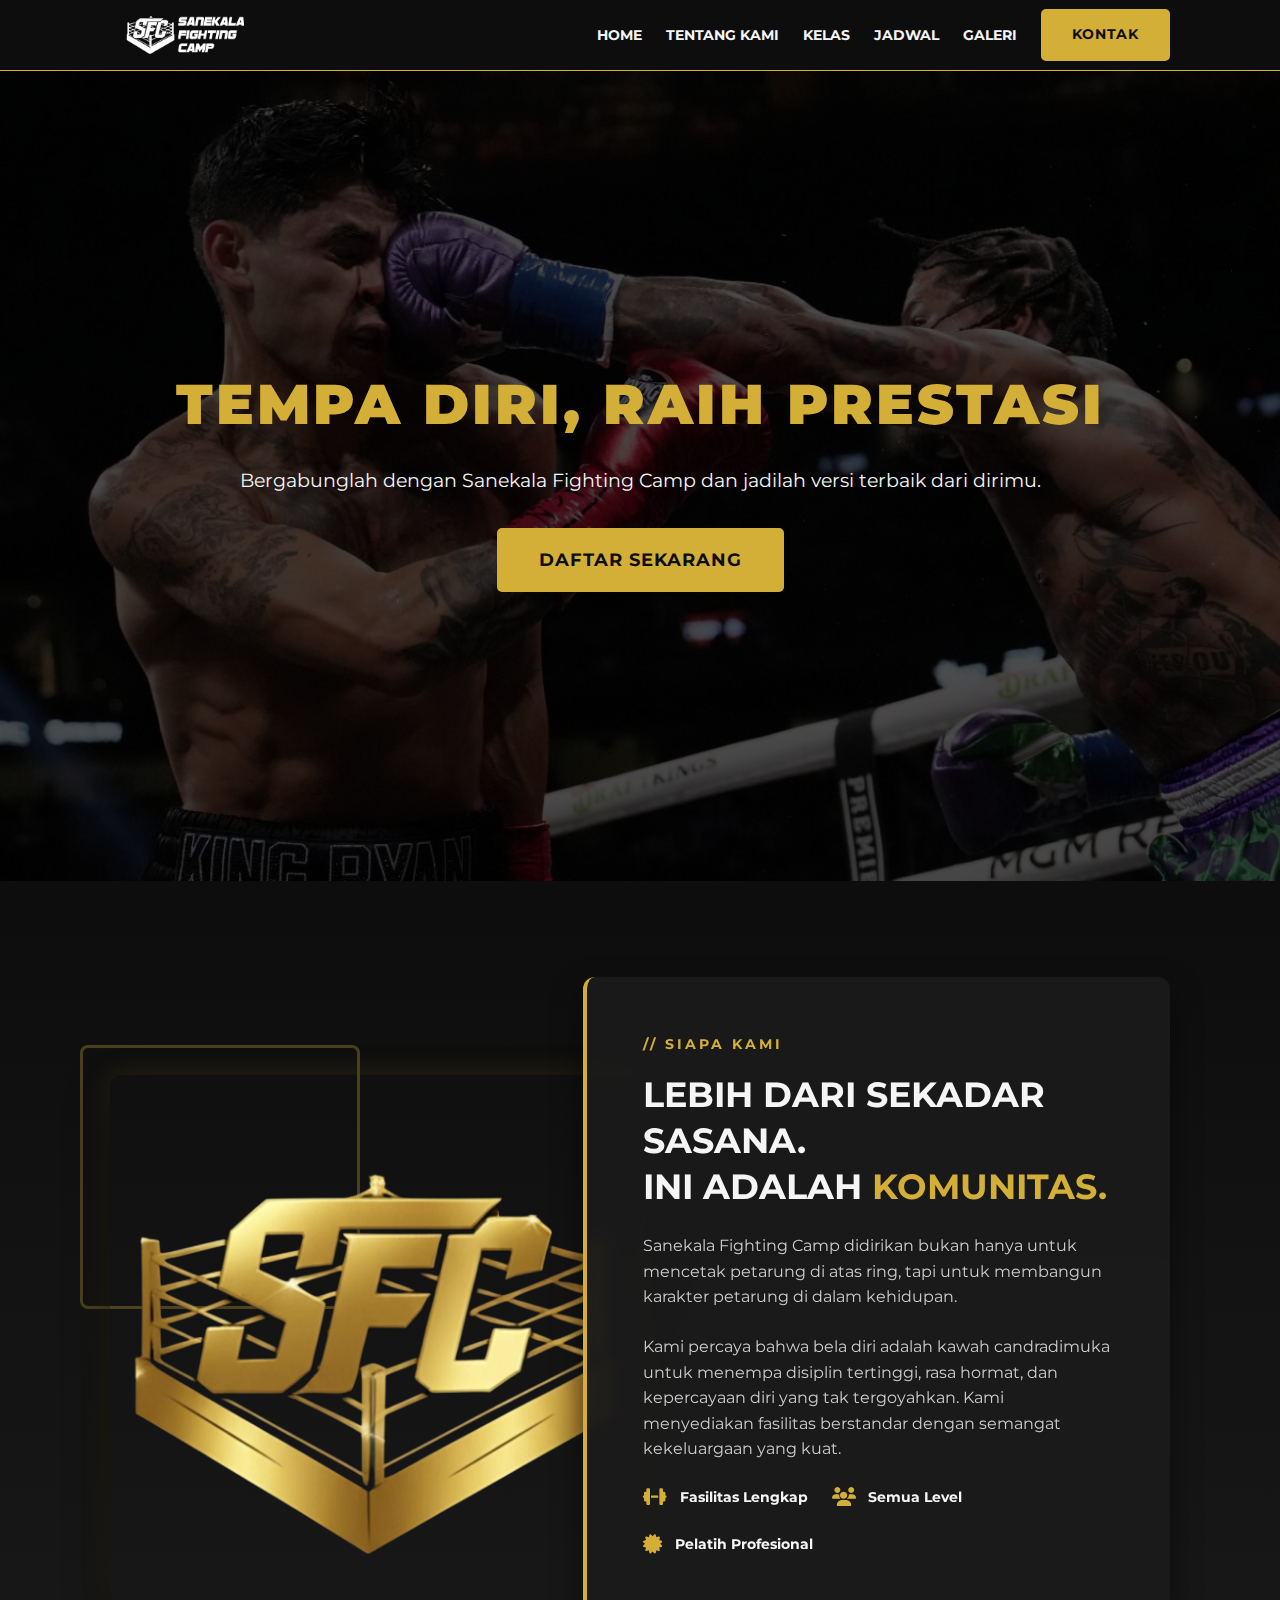
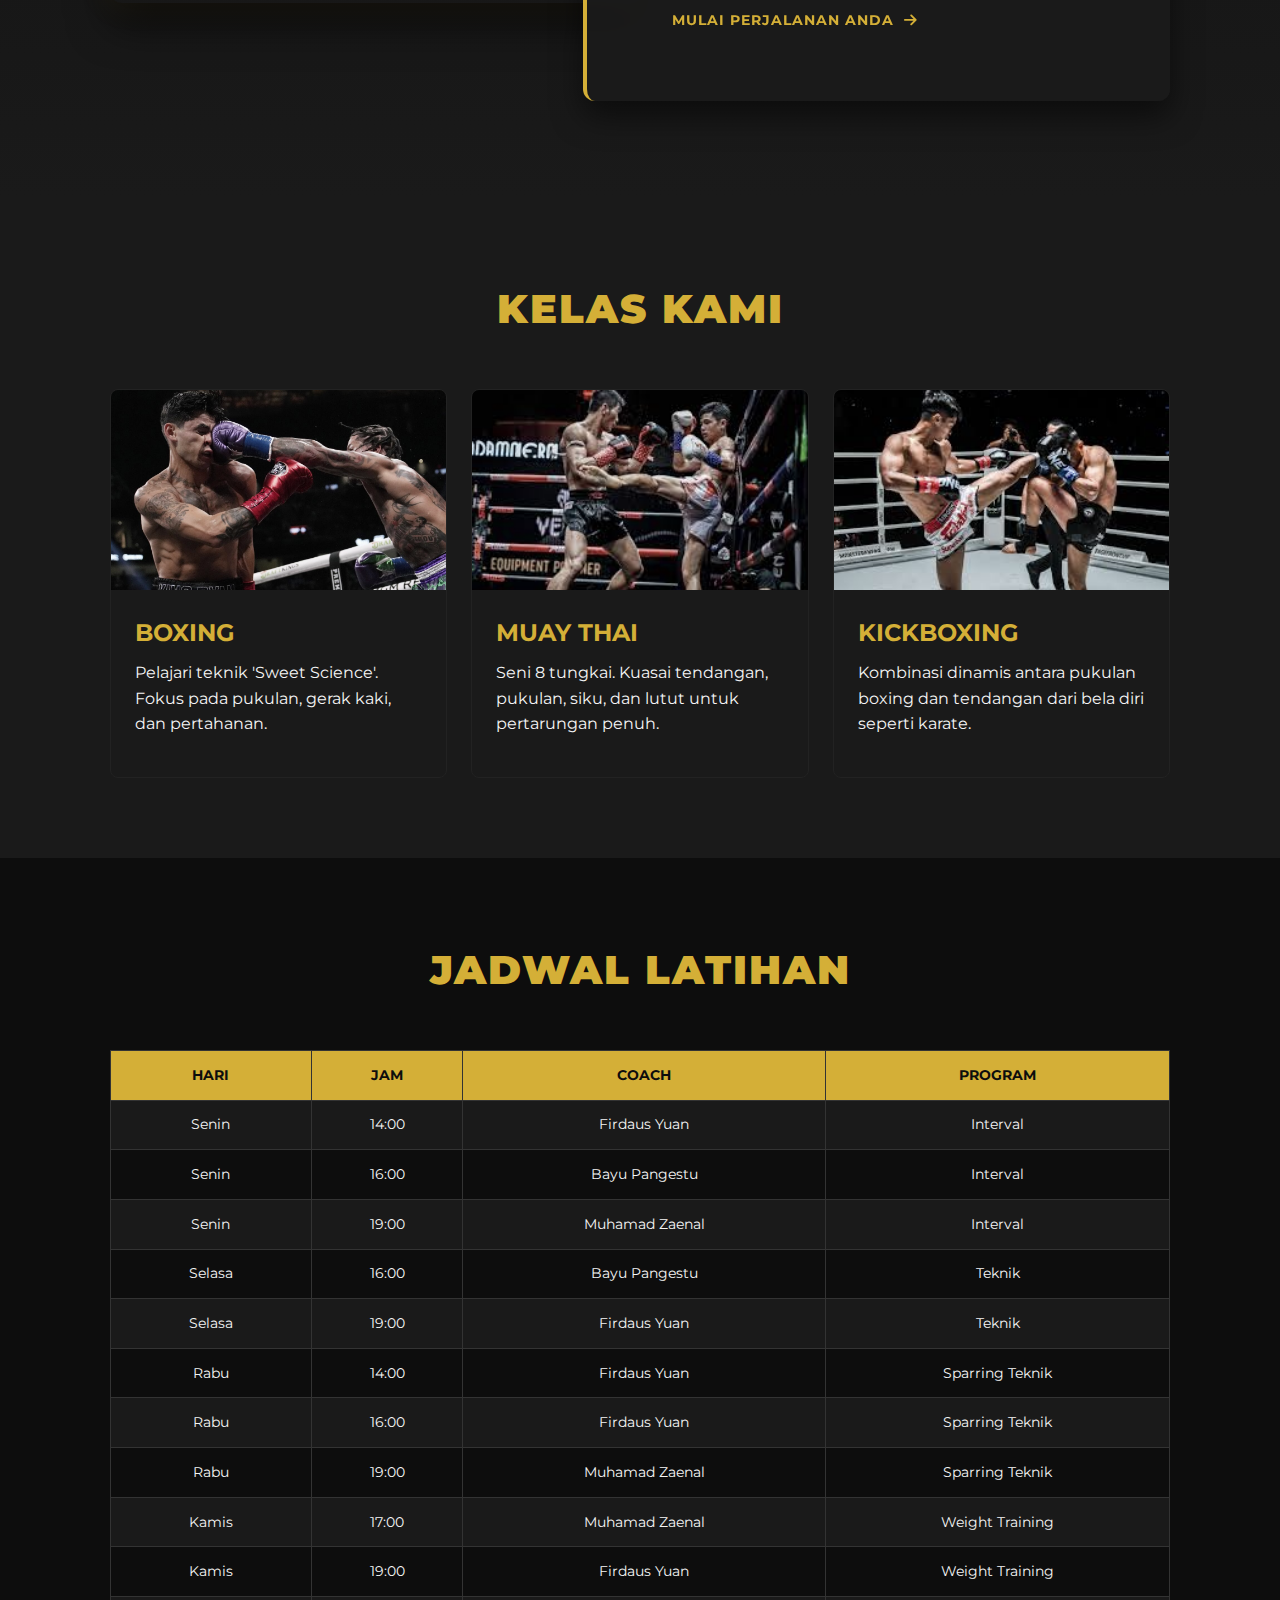
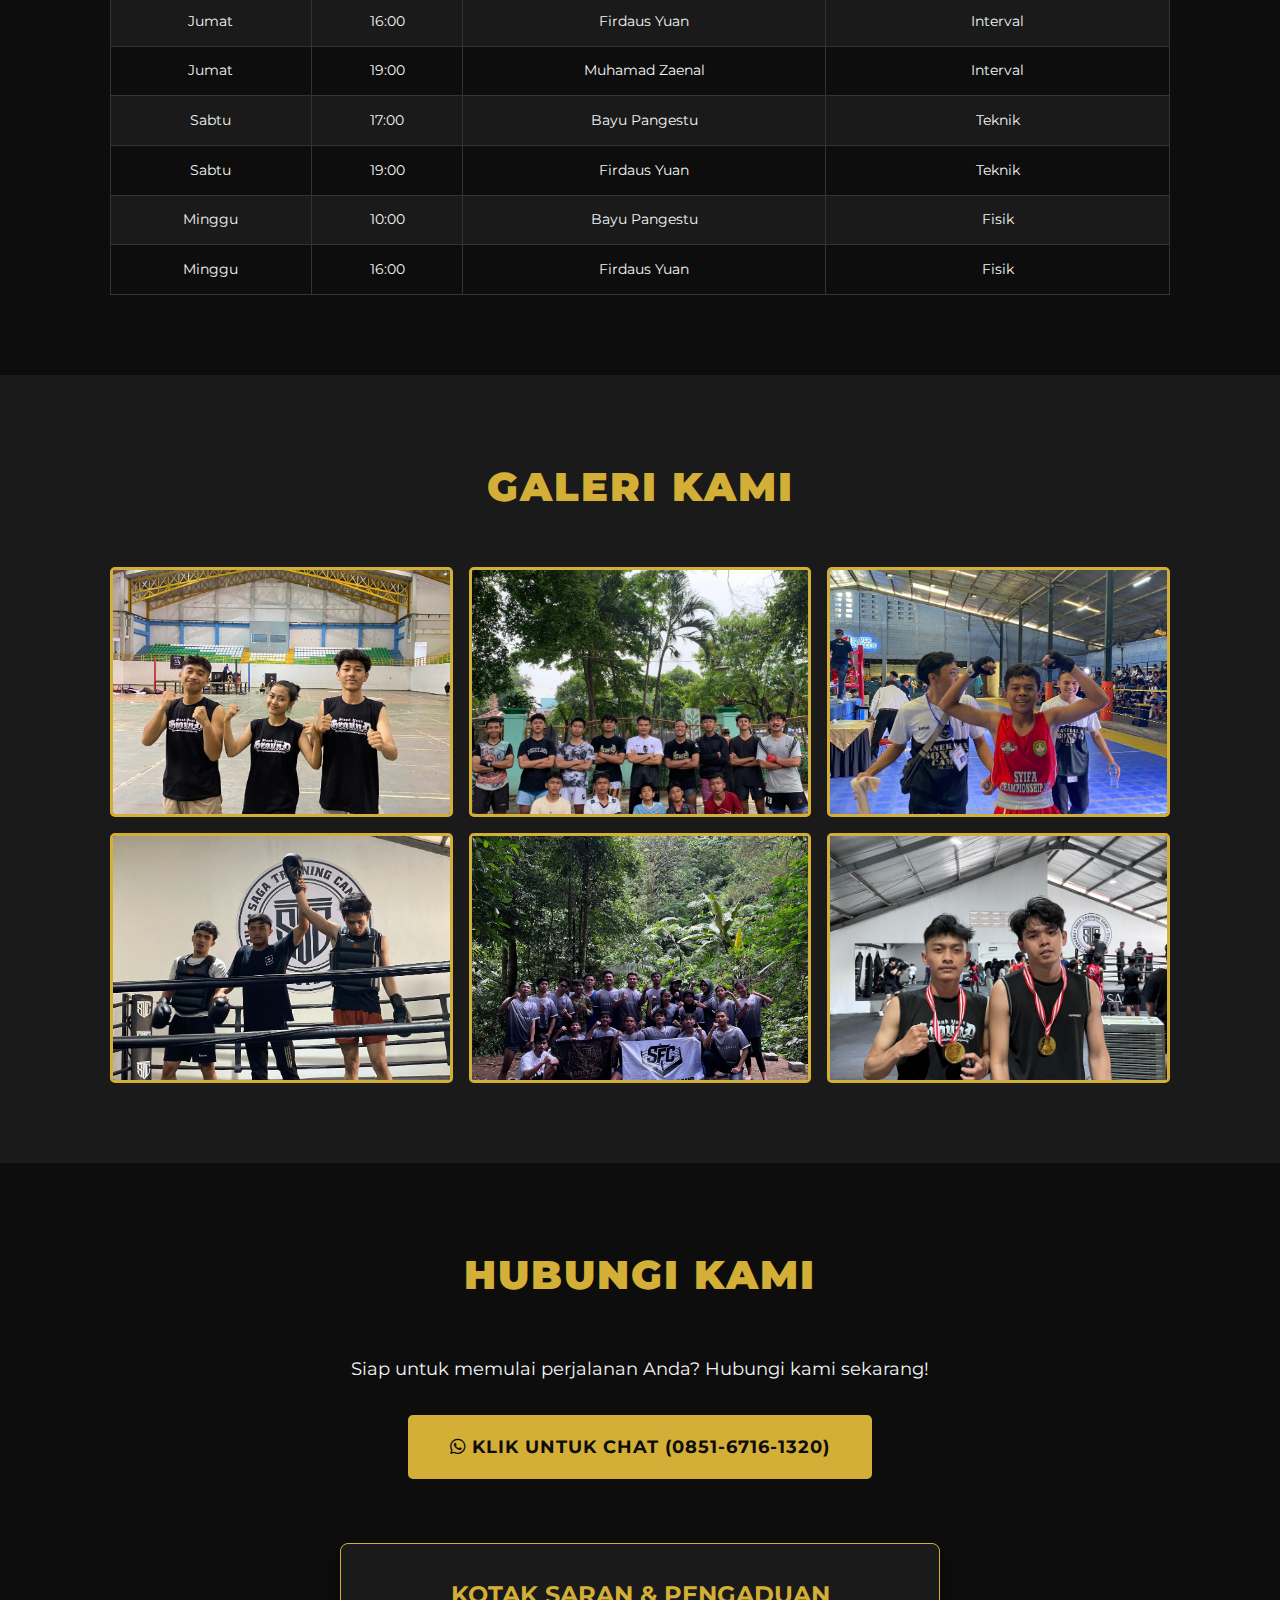
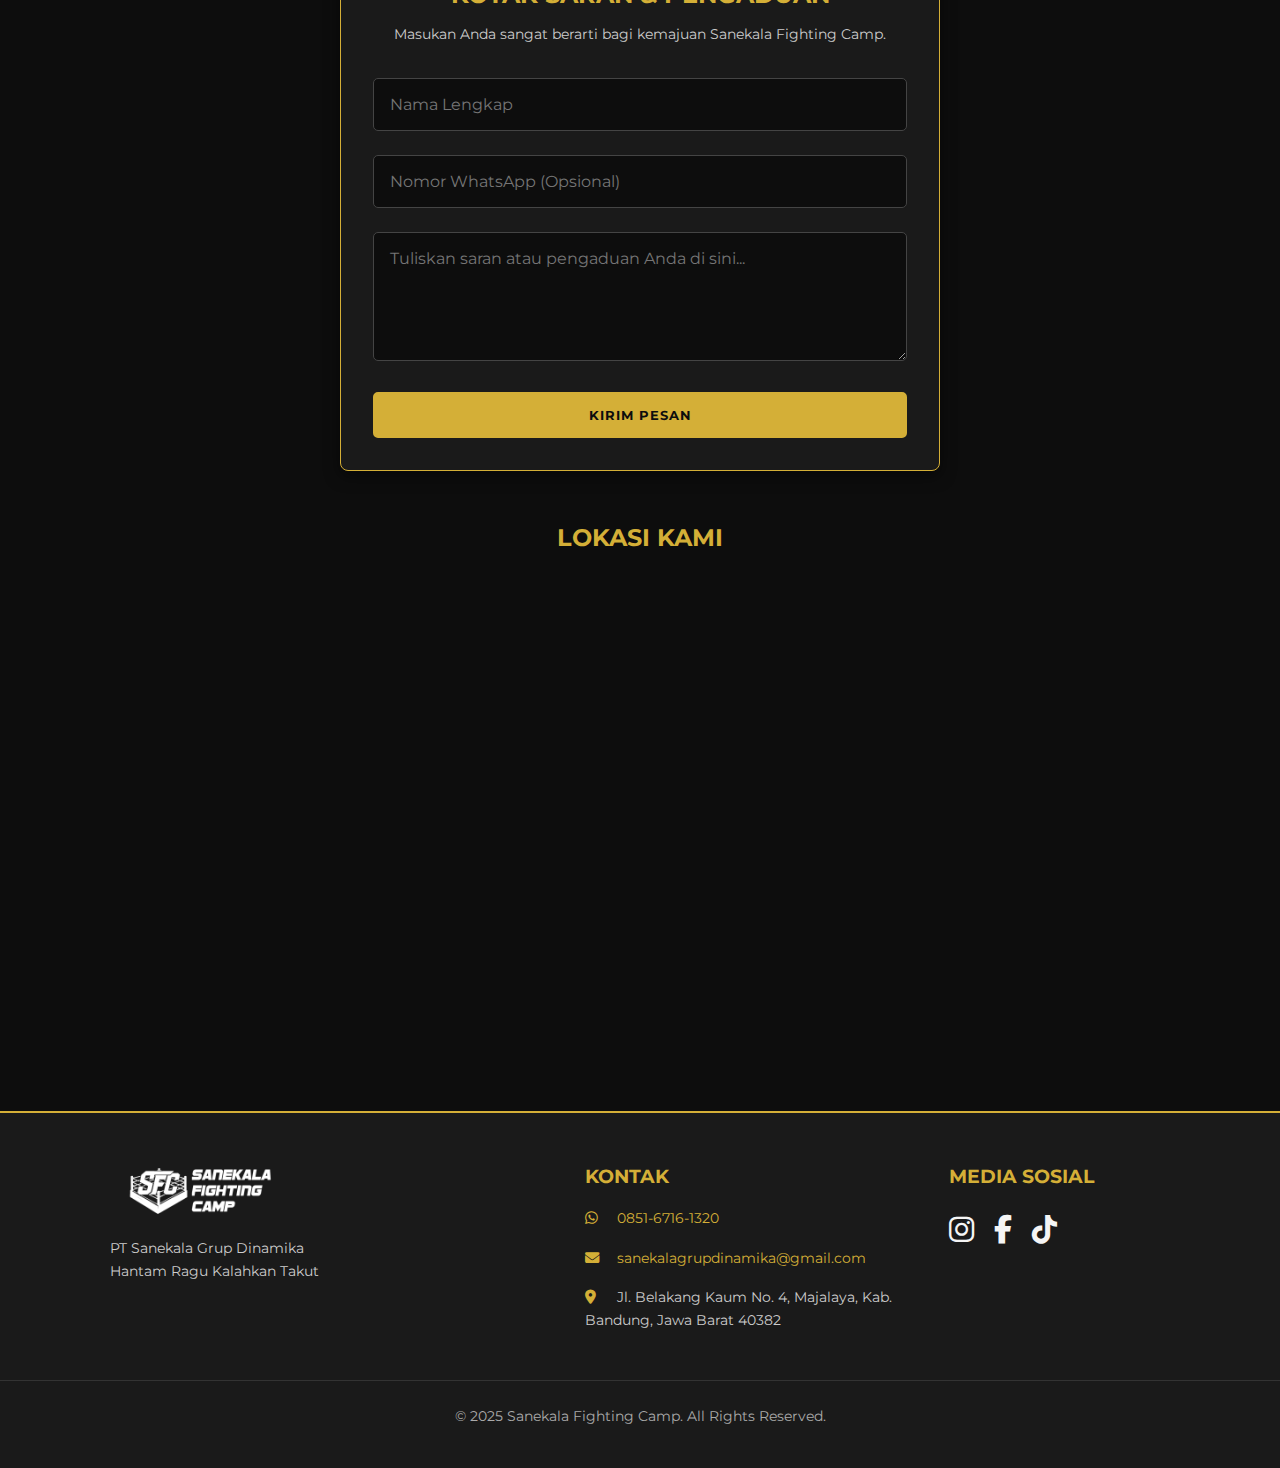
<file: index.html>
<!DOCTYPE html>
<html lang="id">
<head>
    <meta charset="UTF-8">
    <meta name="viewport" content="width=device-width, initial-scale=1.0">
    <title>Sanekala Fighting Camp - Tempa Diri, Raih Prestasi</title>
    
    <link rel="stylesheet" href="css/style.css">
    
    <link rel="stylesheet" href="https://cdnjs.cloudflare.com/ajax/libs/font-awesome/6.5.2/css/all.min.css">
    
    <link rel="preconnect" href="https://fonts.googleapis.com">
    <link rel="preconnect" href="https://fonts.gstatic.com" crossorigin>
    <link href="https://fonts.googleapis.com/css2?family=Montserrat:wght@400;700;900&display=swap" rel="stylesheet">
</head>
<body>

    <header class="header">
        <div class="container">
            <nav class="navbar">
                <a href="index.html" class="nav-logo">
                    <img src="assets/logo.png" alt="Sanekala Fighting Camp Logo">
                </a>
                <ul class="nav-menu">
                    <li class="nav-item"><a href="#hero" class="nav-link">Home</a></li>
                    <li class="nav-item"><a href="#tentang" class="nav-link">Tentang Kami</a></li>
                    <li class="nav-item"><a href="#kelas" class="nav-link">Kelas</a></li>
                    <li class="nav-item"><a href="#jadwal" class="nav-link">Jadwal</a></li>
                    <li class="nav-item"><a href="#galeri" class="nav-link">Galeri</a></li>
                    <li class="nav-item"><a href="#kontak" class="nav-link btn btn-gold">Kontak</a></li>
                </ul>
                <div class="hamburger">
                    <span class="bar"></span>
                    <span class="bar"></span>
                    <span class="bar"></span>
                </div>
            </nav>
        </div>
    </header>

    <main>
        <section id="hero" class="hero">
            <div class="hero-overlay"></div>
            <div class="container hero-content">
                <h1>TEMPA DIRI, RAIH PRESTASI</h1>
                <p>Bergabunglah dengan Sanekala Fighting Camp dan jadilah versi terbaik dari dirimu.</p>
                <a href="https://wa.me/6285167161320?text=Halo%20Admin%20Sanekala,%20saya%20tertarik%20untuk%20bergabung." class="btn btn-gold btn-large" target="_blank">Daftar Sekarang</a>
            </div>
        </section>

      <section id="tentang" class="section about-modern-section">
    <div class="container">
        <div class="about-modern-wrapper">
            <div class="about-image-container">
                <img src="assets/logo1.png" alt="Filosofi Sanekala" class="img-fluid">
                <div class="gold-accent-box"></div>
            </div>

            <div class="about-content-card">
                <h4 class="subtitle-accent">// SIAPA KAMI</h4>
                <h2 class="modern-title">LEBIH DARI SEKADAR SASANA.<br>INI ADALAH <span class="text-gold">KOMUNITAS.</span></h2>
                
                <p>Sanekala Fighting Camp didirikan bukan hanya untuk mencetak petarung di atas ring, tapi untuk membangun karakter petarung di dalam kehidupan.</p>
                <p>Kami percaya bahwa bela diri adalah kawah candradimuka untuk menempa disiplin tertinggi, rasa hormat, dan kepercayaan diri yang tak tergoyahkan. Kami menyediakan fasilitas berstandar dengan semangat kekeluargaan yang kuat.</p>
                
                <div class="about-features">
                    <div class="feature-item">
                        <i class="fas fa-dumbbell text-gold"></i>
                        <span>Fasilitas Lengkap</span>
                    </div>
                    <div class="feature-item">
                        <i class="fas fa-users text-gold"></i>
                        <span>Semua Level</span>
                    </div>
                    <div class="feature-item">
                        <i class="fas fa-certificate text-gold"></i>
                        <span>Pelatih Profesional</span>
                    </div>
                </div>

                <a href="#kelas" class="btn btn-link-gold">
                    Mulai Perjalanan Anda <i class="fas fa-arrow-right"></i>
                </a>
            </div>
        </div>
    </div>
</section>

        <section id="kelas" class="section bg-dark">
            <div class="container">
                <h2 class="section-title">KELAS KAMI</h2>
                <div class="class-grid">
                    <div class="class-card">
                        <img src="assets/boxing.jfif" alt="Boxing Class" class="class-card-img">
                        <div class="class-card-body">
                            <h3>BOXING</h3>
                            <p>Pelajari teknik 'Sweet Science'. Fokus pada pukulan, gerak kaki, dan pertahanan.</p>
                        </div>
                    </div>
                    <div class="class-card">
                        <img src="assets/muaythai.jfif" alt="Muay Thai Class" class="class-card-img">
                        <div class="class-card-body">
                            <h3>MUAY THAI</h3>
                            <p>Seni 8 tungkai. Kuasai tendangan, pukulan, siku, dan lutut untuk pertarungan penuh.</p>
                        </div>
                    </div>
                    <div class="class-card">
                        <img src="assets/kickboxing.jfif" alt="Kickboxing Class" class="class-card-img">
                        <div class="class-card-body">
                            <h3>KICKBOXING</h3>
                            <p>Kombinasi dinamis antara pukulan boxing dan tendangan dari bela diri seperti karate.</p>
                        </div>
                    </div>
                   
                    </div>
                </div>
            </div>
        </section>

        <section id="jadwal" class="section">
            <div class="container">
                <h2 class="section-title">JADWAL LATIHAN</h2>
                <div class="schedule-wrapper">
                    <table>
                        <thead>
                            <tr>
                                <th>Hari</th>
                                <th>Jam</th>
                                <th>Coach</th>
                                <th>Program</th>
                            </tr>
                        </thead>
                        <tbody>

                            <tr>
                                <td>Senin</td>
                                <td>14:00</td>
                                <td>Firdaus Yuan</td>
                                <td>Interval</td>
                            </tr>
                            <tr>
                                <td>Senin</td>
                                <td>16:00</td>
                                <td>Bayu Pangestu</td>
                                <td>Interval</td>
                            </tr>
                            <tr>
                                <td>Senin</td>
                                <td>19:00</td>
                                <td>Muhamad Zaenal</td>
                                <td>Interval</td>
                            </tr>
                            <tr>
                                <td>Selasa</td>
                                <td>16:00</td>
                                <td>Bayu Pangestu</td>
                                <td>Teknik</td>
                            </tr>
                            <tr>
                                <td>Selasa</td>
                                <td>19:00</td>
                                <td>Firdaus Yuan</td>
                                <td>Teknik</td>
                            </tr>
                            <tr>
                                <td>Rabu</td>
                                <td>14:00</td>
                                <td>Firdaus Yuan</td>
                                <td>Sparring Teknik</td>
                            </tr>
                                <tr>
                                <td>Rabu</td>
                                <td>16:00</td>
                                <td>Firdaus Yuan</td>
                                <td>Sparring Teknik</td>
                            </tr>
                            <tr>
                                <td>Rabu</td>
                                <td>19:00</td>
                                <td>Muhamad Zaenal</td>
                                 <td>Sparring Teknik</td>
                            </tr>
                            <tr>
                                <td>Kamis</td>
                                <td>17:00</td>
                                <td>Muhamad Zaenal</td>
                                 <td>Weight Training</td>
                            </tr>
                            <tr>
                                <td>Kamis</td>
                                <td>19:00</td>
                                <td>Firdaus Yuan</td>
                                 <td>Weight Training</td>
                            </tr>
                            <tr>
                                <td>Jumat</td>
                                <td>16:00</td>
                                <td>Firdaus Yuan</td>
                                <td>Interval</td>
                            </tr>
                            <tr>
                                <td>Jumat</td>
                                <td>19:00</td>
                                <td>Muhamad Zaenal</td>
                                <td>Interval</td>
                            </tr>
                            <tr>
                                <td>Sabtu</td>
                                <td>17:00</td>
                                <td>Bayu Pangestu</td>
                                <td>Teknik</td>
                            </tr>
                            <tr>
                                <td>Sabtu</td>
                                <td>19:00</td>
                                <td>Firdaus Yuan</td>
                                <td>Teknik</td>
                            </tr>
                            <tr>
                                <td>Minggu</td>
                                <td>10:00</td>
                                <td>Bayu Pangestu</td>
                                <td>Fisik</td>
                            </tr>
                             <tr>
                                <td>Minggu</td>
                                <td>16:00</td>
                                <td>Firdaus Yuan</td>
                                <td>Fisik</td>
                            </tr>
                        </tbody>
                    </table>
                </div>
            </div>
        </section>

        <section id="galeri" class="section bg-dark">
            <div class="container">
                <h2 class="section-title">GALERI KAMI</h2>
                <div class="gallery-grid">
                    <img src="assets/a1.jpg" alt="Galeri Sanekala 1">
                    <img src="assets/c2.jpg" alt="Galeri Sanekala 2">
                    <img src="assets/a3.jpg" alt="Galeri Sanekala 3">
                    <img src="assets/kom1.jpg" alt="Galeri Sanekala 4">
                    <img src="assets/f1.jpg" alt="Galeri Sanekala 5">
                    <img src="assets/kom2.jpg" alt="Galeri Sanekala 6">
                </div>
            </div>
        </section>
<section id="kontak" class="section">
    <div class="container text-center">
        <h2 class="section-title">HUBUNGI KAMI</h2>
        <p class="contact-subtitle">Siap untuk memulai perjalanan Anda? Hubungi kami sekarang!</p>
        
        <a href="https://wa.me/6285167161320?text=Halo%20Admin%20Sanekala,%20saya%20tertarik%20untuk%20bergabung." class="btn btn-gold btn-large" target="_blank">
            <i class="fab fa-whatsapp"></i> Klik untuk Chat (0851-6716-1320)
        </a>

        <div class="contact-form-container">
            <h3 class="form-title">KOTAK SARAN & PENGADUAN</h3>
            <p>Masukan Anda sangat berarti bagi kemajuan Sanekala Fighting Camp.</p>
            
            <form name="sanekala-contact-form" class="contact-form">
                <div class="form-group">
                    <input type="text" name="nama" placeholder="Nama Lengkap" required>
                </div>
                <div class="form-group">
                    <input type="text" name="whatsapp" placeholder="Nomor WhatsApp (Opsional)">
                </div>
                <div class="form-group">
                    <textarea name="pesan" rows="5" placeholder="Tuliskan saran atau pengaduan Anda di sini..." required></textarea>
                </div>
                <button type="submit" class="btn btn-gold btn-submit">Kirim Pesan</button>
                
                <div class="my-alert d-none">
                    <p>Terima kasih! Pesan Anda telah kami terima.</p>
                </div>
                <div class="btn-loading d-none">
                    <button class="btn btn-gold" type="button" disabled>
                        <i class="fas fa-spinner fa-spin"></i> Sedang Mengirim...
                    </button>
                </div>
            </form>
        </div>
        <div class="map-container">
            <h3 class="map-title">LOKASI KAMI</h3>
            <iframe src="https://maps.google.com/maps?width=600&height=400&hl=en&q=sanekala%20fighting%20camp&t=&z=14&ie=UTF8&iwloc=B&output=embed" width="100%" height="450" style="border:0;" allowfullscreen="" loading="lazy" referrerpolicy="no-referrer-when-downgrade"> </iframe>
        </div>
    </div>
</section>
    </main>

    <footer class="footer">
        <div class="container footer-container">
            <div class="footer-col">
                <img src="assets/logo.png" alt="Sanekala Logo Footer" class="footer-logo">
                <p>PT Sanekala Grup Dinamika<br>Hantam Ragu Kalahkan Takut</p>
            </div>
            <div class="footer-col">
                <h4>KONTAK</h4>
                <p>
                    <i class="fab fa-whatsapp"></i> <a href="https://wa.me/6285167161320?text=Halo%20Admin%20Sanekala" target="_blank">0851-6716-1320</a>
                </p>
                <p>
                    <i class="fas fa-envelope"></i> <a href="mailto:info@sanekala.com">sanekalagrupdinamika@gmail.com</a>
                </p>
                <p>
                    <i class="fas fa-map-marker-alt"></i> Jl. Belakang Kaum No. 4, Majalaya, Kab. Bandung, Jawa Barat 40382
                </p>
            </div>
            <div class="footer-col">
                <h4>MEDIA SOSIAL</h4>
                <div class="social-links">
                    <a href="https://www.instagram.com/sanekalafightingcamp/profilecard/?igsh=MTJnZ3BjdmE0bWp0Yg==" target="_blank" aria-label="Instagram"><i class="fab fa-instagram"></i></a>
                    <a href="#" target="_blank" aria-label="Facebook"><i class="fab fa-facebook-f"></i></a>
                    <a href="https://www.tiktok.com/@sanekalafightingcamp?_t=ZS-8ywrh3pivpa&_r=1" target="_blank" aria-label="TikTok"><i class="fab fa-tiktok"></i></a>
                </div>
            </div>
        </div>
        <div class="footer-bottom">
            <p>&copy; 2025 Sanekala Fighting Camp. All Rights Reserved.</p>
        </div>
    </footer>

    <script src="js/script.js"></script>
</body>
</html>
</file>
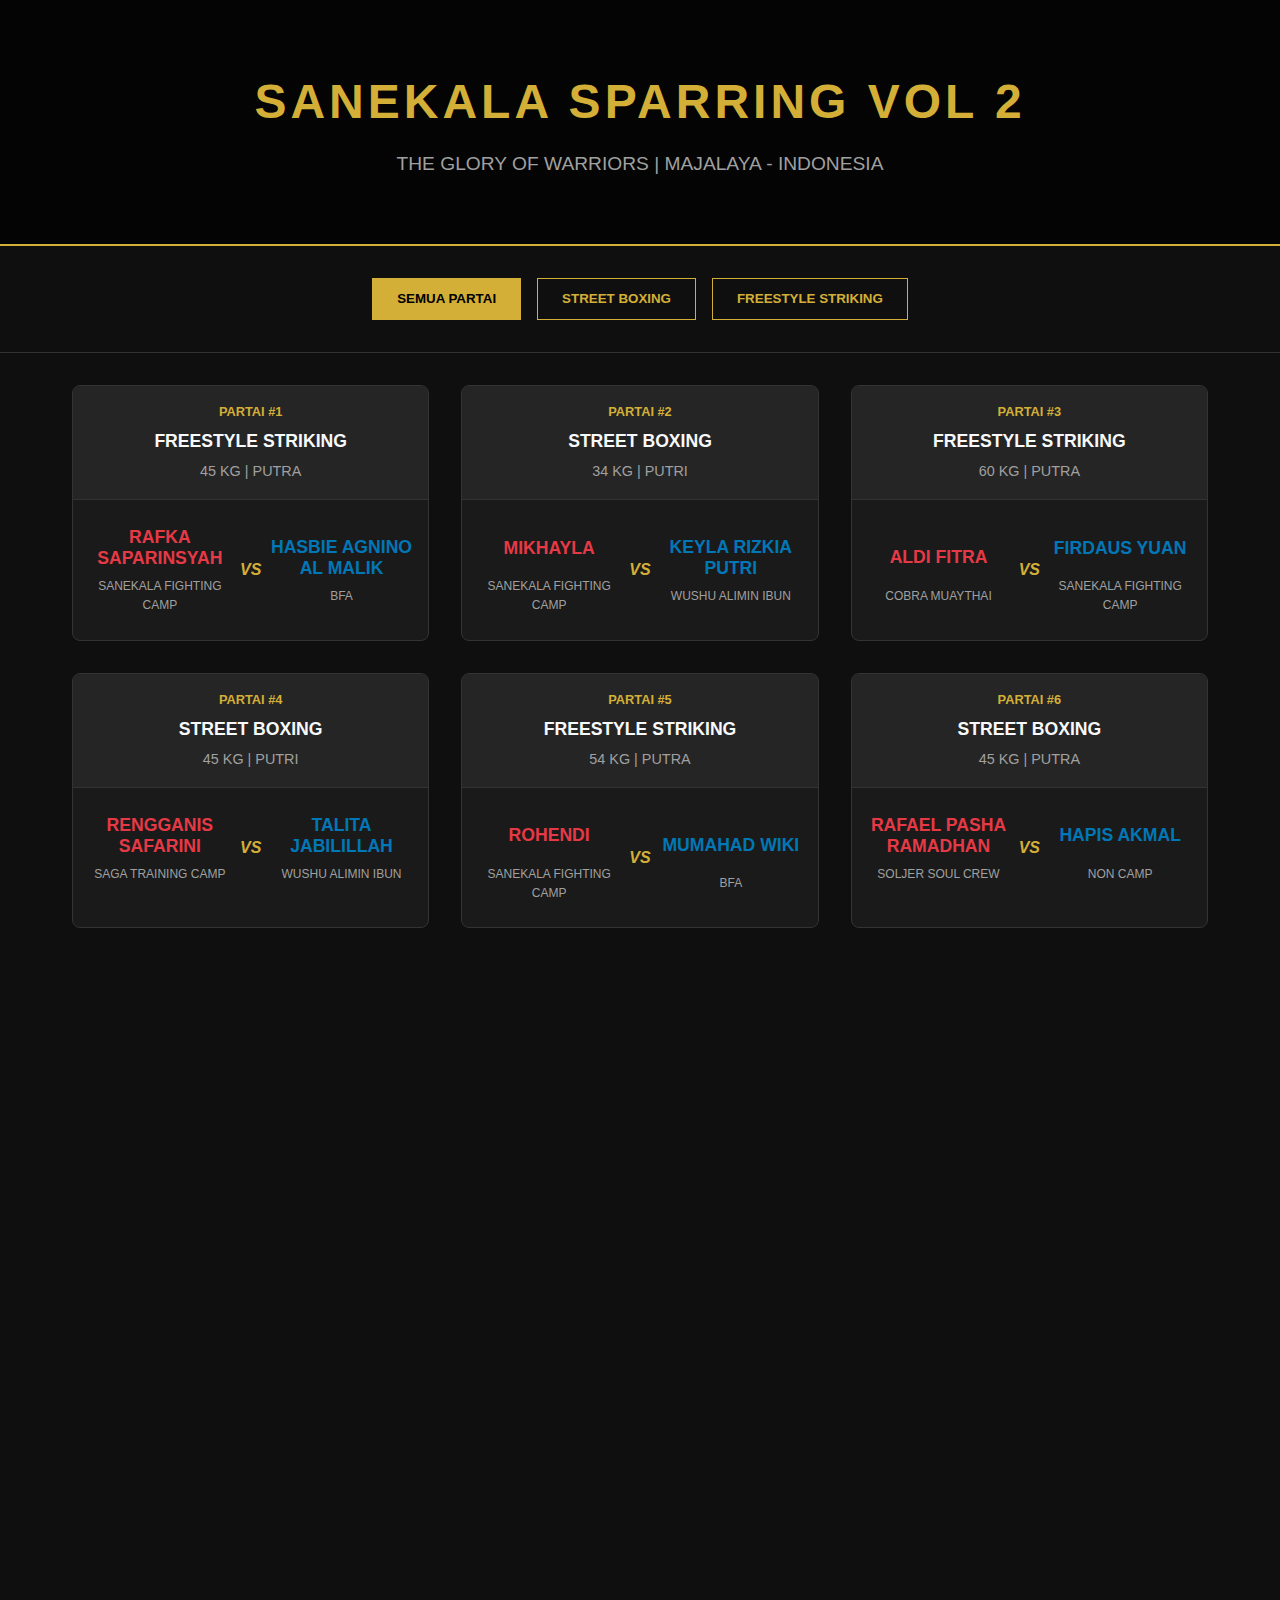
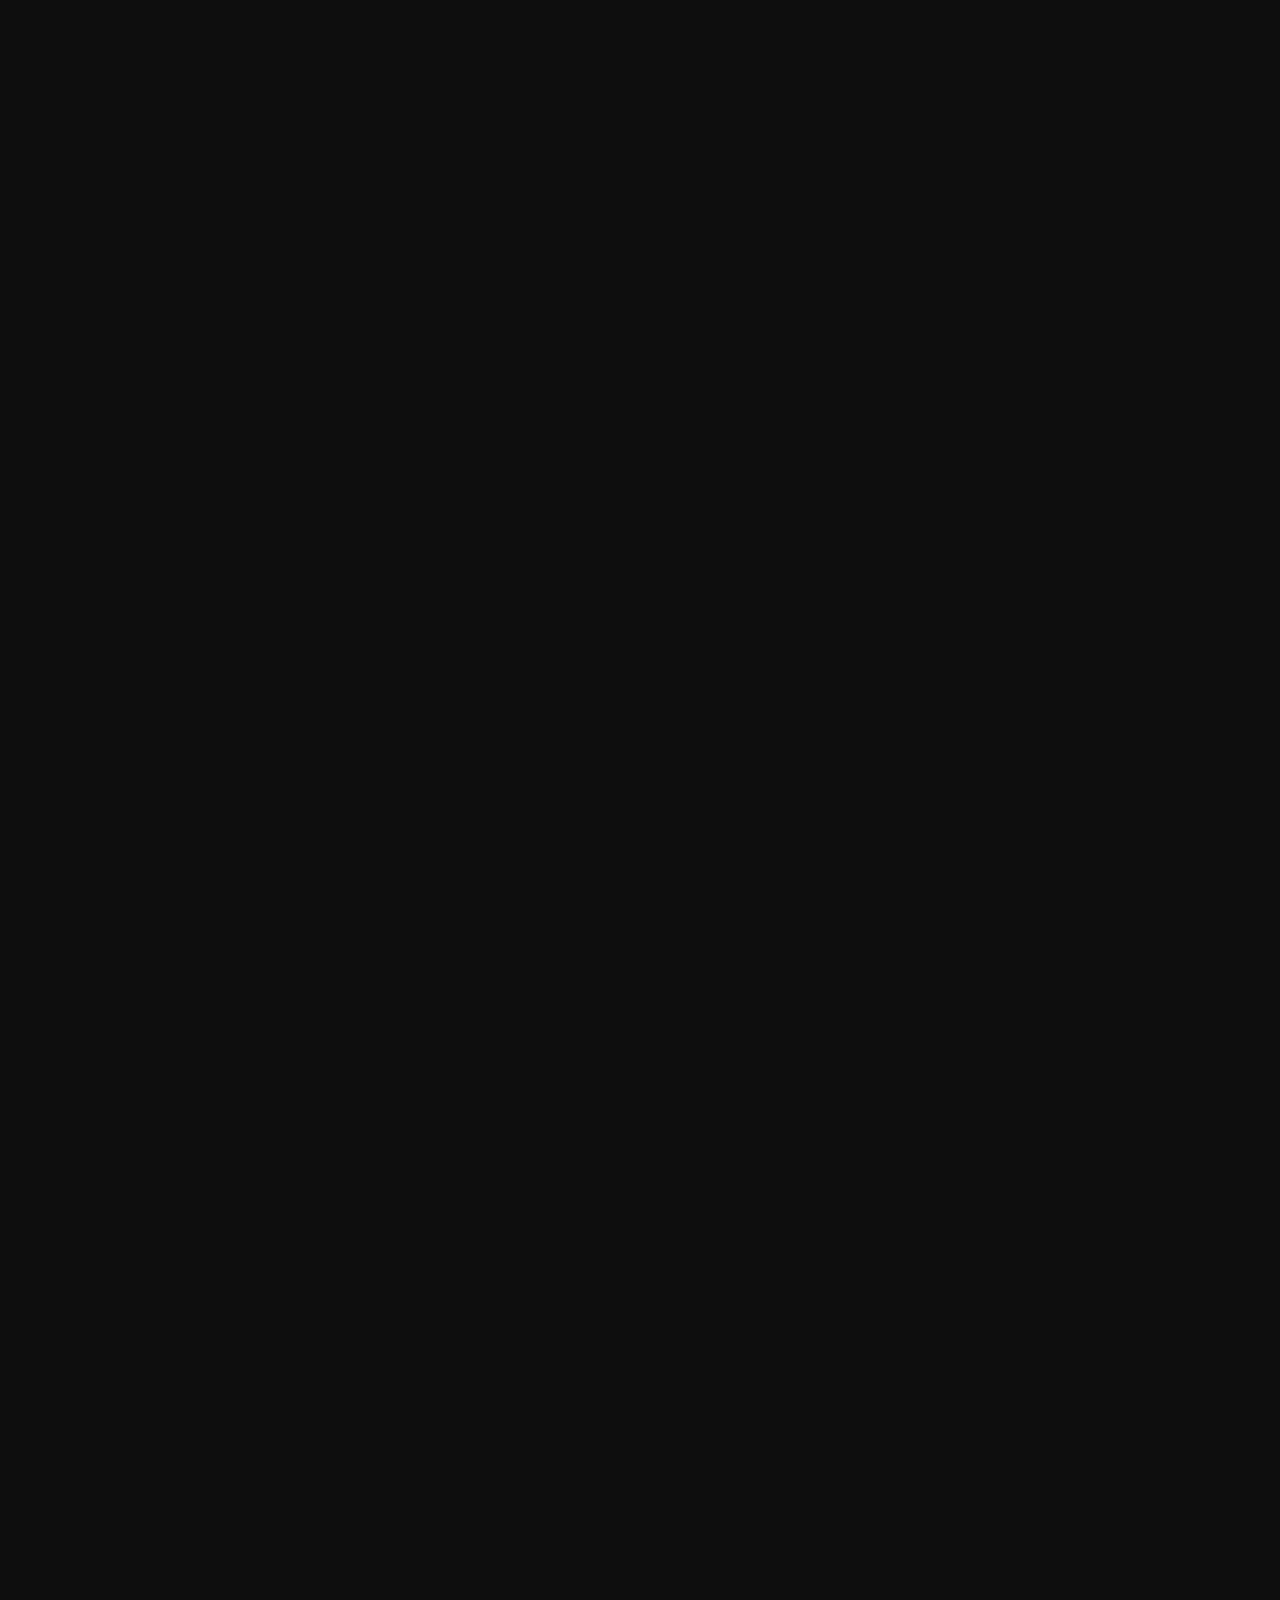
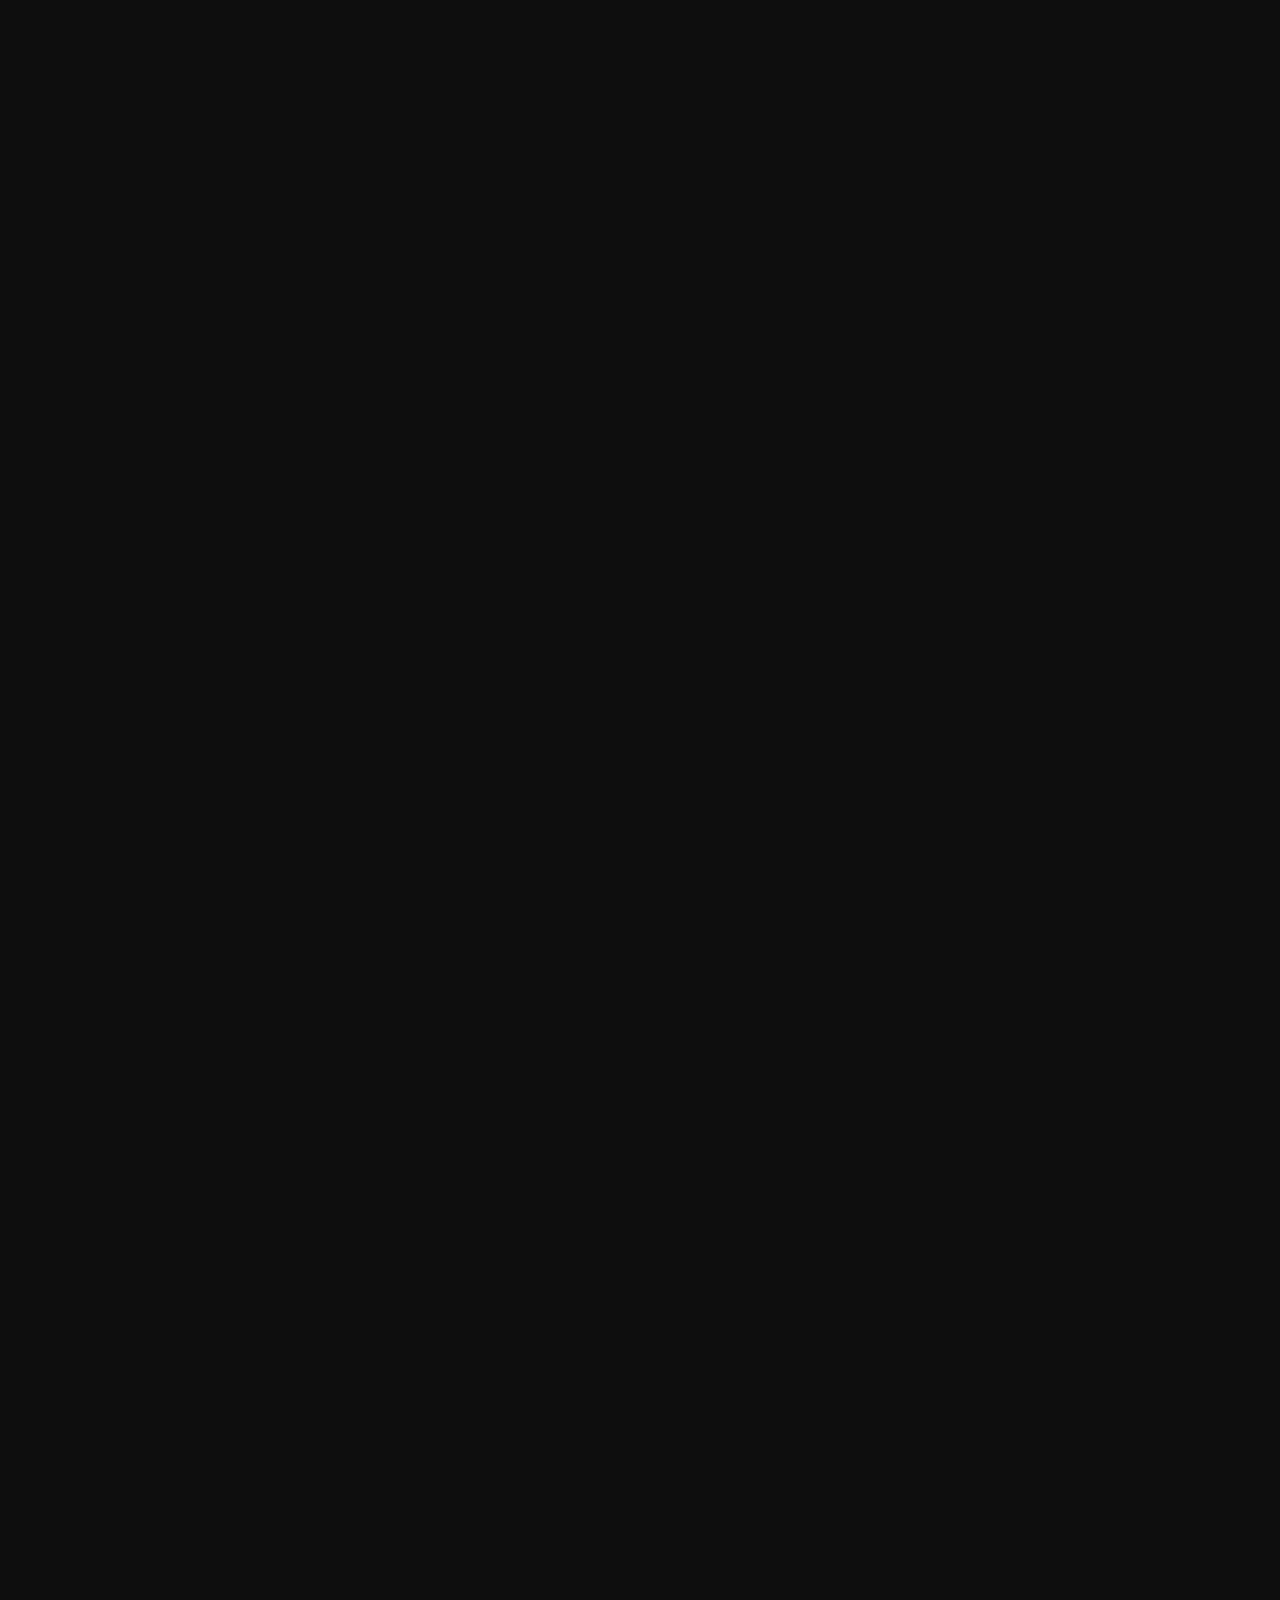
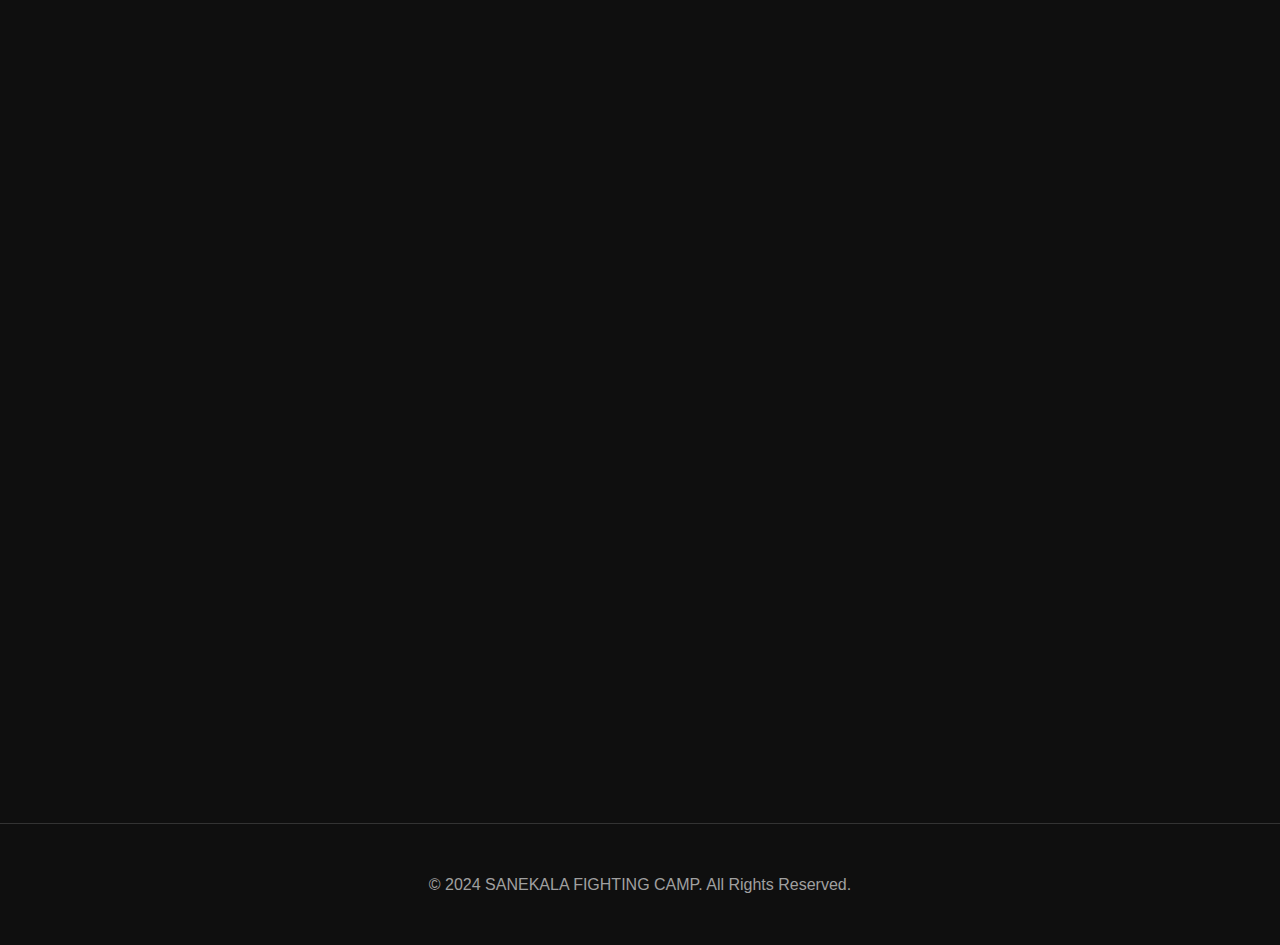
<file: sparring.html>
<!DOCTYPE html>
<html lang="id">
<head>
    <meta charset="UTF-8">
    <meta name="viewport" content="width=device-width, initial-scale=1.0">
    <title>SANEKALA SPARRING VOL 2 - Match Card</title>
    <style>
        :root {
            --bg-dark: #0f0f0f;
            --card-bg: #1a1a1a;
            --accent-red: #e63946;
            --accent-blue: #0077b6;
            --text-gold: #d4af37;
            --text-white: #f8f9fa;
            --text-gray: #a0a0a0;
            --transition: all 0.4s cubic-bezier(0.165, 0.84, 0.44, 1);
        }

        * {
            margin: 0;
            padding: 0;
            box-sizing: border-box;
            font-family: 'Segoe UI', Roboto, Helvetica, Arial, sans-serif;
        }

        body {
            background-color: var(--bg-dark);
            color: var(--text-white);
            line-height: 1.6;
            overflow-x: hidden;
        }

        header {
            padding: 4rem 1rem;
            text-align: center;
            background: linear-gradient(rgba(0,0,0,0.7), rgba(0,0,0,0.7)), url('https://images.unsplash.com/photo-1599058917233-57c0b658c79c?auto=format&fit=crop&q=80&w=1470') center/cover;
            border-bottom: 2px solid var(--text-gold);
        }

        header h1 {
            font-size: 3rem;
            letter-spacing: 4px;
            color: var(--text-gold);
            text-transform: uppercase;
            margin-bottom: 0.5rem;
        }

        header p {
            font-size: 1.2rem;
            color: var(--text-gray);
            font-weight: 300;
        }

        .filter-container {
            display: flex;
            justify-content: center;
            gap: 1rem;
            padding: 2rem 1rem;
            position: sticky;
            top: 0;
            background: var(--bg-dark);
            z-index: 100;
            border-bottom: 1px solid #333;
        }

        .filter-btn {
            padding: 0.8rem 1.5rem;
            border: 1px solid var(--text-gold);
            background: transparent;
            color: var(--text-gold);
            cursor: pointer;
            text-transform: uppercase;
            font-weight: 600;
            transition: var(--transition);
        }

        .filter-btn.active, .filter-btn:hover {
            background: var(--text-gold);
            color: black;
        }

        .container {
            max-width: 1200px;
            margin: 0 auto;
            padding: 2rem;
            display: grid;
            grid-template-columns: repeat(auto-fill, minmax(350px, 1fr));
            gap: 2rem;
        }

        .match-card {
            background: var(--card-bg);
            border-radius: 8px;
            overflow: hidden;
            border: 1px solid #333;
            opacity: 0;
            transform: translateY(30px);
            transition: var(--transition);
        }

        .match-card.reveal {
            opacity: 1;
            transform: translateY(0);
        }

        .match-card:hover {
            border-color: var(--text-gold);
            transform: scale(1.02);
        }

        .match-header {
            background: #252525;
            padding: 1rem;
            text-align: center;
            border-bottom: 1px solid #333;
        }

        .partai-num {
            display: block;
            font-size: 0.8rem;
            color: var(--text-gold);
            font-weight: bold;
        }

        .rules-tag {
            font-weight: 800;
            font-size: 1.1rem;
            margin: 0.3rem 0;
        }

        .class-info {
            font-size: 0.9rem;
            color: var(--text-gray);
        }

        .match-content {
            display: grid;
            grid-template-columns: 1fr 40px 1fr;
            align-items: center;
            padding: 1.5rem 1rem;
        }

        .fighter {
            text-align: center;
        }

        .fighter-name {
            font-weight: bold;
            font-size: 1.1rem;
            margin-bottom: 0.3rem;
            height: 3rem;
            display: flex;
            align-items: center;
            justify-content: center;
            line-height: 1.2;
        }

        .fighter-camp {
            font-size: 0.75rem;
            color: var(--text-gray);
            text-transform: uppercase;
        }

        .vs {
            text-align: center;
            font-weight: bold;
            color: var(--text-gold);
            font-style: italic;
        }

        .corner-red { color: var(--accent-red); }
        .corner-blue { color: var(--accent-blue); }

        footer {
            text-align: center;
            padding: 3rem;
            color: var(--text-gray);
            border-top: 1px solid #333;
            margin-top: 4rem;
        }

        @media (max-width: 600px) {
            .container { grid-template-columns: 1fr; padding: 1rem; }
            header h1 { font-size: 2rem; }
            .filter-container { flex-wrap: wrap; }
        }
    </style>
</head>
<body>

<header>
    <h1>SANEKALA SPARRING VOL 2</h1>
    <p>THE GLORY OF WARRIORS | MAJALAYA - INDONESIA</p>
</header>

<div class="filter-container">
    <button class="filter-btn active" onclick="filterMatches('ALL')">SEMUA PARTAI</button>
    <button class="filter-btn" onclick="filterMatches('STREET BOXING')">STREET BOXING</button>
    <button class="filter-btn" onclick="filterMatches('FREESTYLE STRIKING')">FREESTYLE STRIKING</button>
</div>

<main class="container" id="match-container">
    </main>

<footer>
    <p>&copy; 2024 SANEKALA FIGHTING CAMP. All Rights Reserved.</p>
</footer>

<script>
    // Data hasil ekstraksi dari file Excel yang dilampirkan
    const matchesData = [
        {"partai": "1", "kg": "45 KG", "jk": "PUTRA", "rules": "FREESTYLE STRIKING", "red": {"name": "RAFKA SAPARINSYAH", "camp": "SANEKALA FIGHTING CAMP"}, "blue": {"name": "HASBIE AGNINO AL MALIK", "camp": "BFA"}},
        {"partai": "2", "kg": "34 KG", "jk": "PUTRI", "rules": "STREET BOXING", "red": {"name": "MIKHAYLA", "camp": "SANEKALA FIGHTING CAMP"}, "blue": {"name": "KEYLA RIZKIA PUTRI", "camp": "WUSHU ALIMIN IBUN"}},
        {"partai": "3", "kg": "60 KG", "jk": "PUTRA", "rules": "FREESTYLE STRIKING", "red": {"name": "ALDI FITRA", "camp": "COBRA MUAYTHAI"}, "blue": {"name": "FIRDAUS YUAN", "camp": "SANEKALA FIGHTING CAMP"}},
        {"partai": "4", "kg": "45 KG", "jk": "PUTRI", "rules": "STREET BOXING", "red": {"name": "RENGGANIS SAFARINI", "camp": "SAGA TRAINING CAMP"}, "blue": {"name": "TALITA JABILILLAH", "camp": "WUSHU ALIMIN IBUN"}},
        {"partai": "5", "kg": "54 KG", "jk": "PUTRA", "rules": "FREESTYLE STRIKING", "red": {"name": "ROHENDI", "camp": "SANEKALA FIGHTING CAMP"}, "blue": {"name": "MUMAHAD WIKI", "camp": "BFA"}},
        {"partai": "6", "kg": "45 KG", "jk": "PUTRA", "rules": "STREET BOXING", "red": {"name": "RAFAEL PASHA RAMADHAN", "camp": "SOLJER SOUL CREW"}, "blue": {"name": "HAPIS AKMAL", "camp": "NON CAMP"}},
        {"partai": "7", "kg": "27 KG", "jk": "PUTRA", "rules": "FREESTYLE STRIKING", "red": {"name": "HAIKAL JIBRAN ZAELANY", "camp": "NON CAMP"}, "blue": {"name": "PAISAL PERMANA", "camp": "MAJALAYA FIGHTER CLUB"}},
        {"partai": "8", "kg": "51 KG", "jk": "PUTRA", "rules": "STREET BOXING", "red": {"name": "JEHAN ACENG", "camp": "SANEKALA FIGHTING CAMP"}, "blue": {"name": "ELSA SAPUTRA", "camp": "SANEKALA FIGHTING CAMP"}},
        {"partai": "9", "kg": "29 KG", "jk": "PUTRA", "rules": "FREESTYLE STRIKING", "red": {"name": "RAMADHAN ASOKA", "camp": "MAJALAYA FIGHTER CLUB"}, "blue": {"name": "SURYA MUHAMAD SEAN", "camp": "WUSHU ALIMIN IBUN"}},
        {"partai": "10", "kg": "43 KG", "jk": "PUTRA", "rules": "STREET BOXING", "red": {"name": "REZA ARDIANSYAH", "camp": "CATAMOUNT COMBAT CLUB"}, "blue": {"name": "ALFI AULIA AZHAR", "camp": "MAJALAYA FIGHTER CLUB"}},
        {"partai": "11", "kg": "30 KG", "jk": "PUTRA", "rules": "FREESTYLE STRIKING", "red": {"name": "DAFFA DIENUL HAQ", "camp": "WUSHU ALIMIN IBUN"}, "blue": {"name": "FAREL MAULID", "camp": "MAJALAYA FIGHTER CLUB"}},
        {"partai": "12", "kg": "47 KG", "jk": "PUTRA", "rules": "STREET BOXING", "red": {"name": "ZERI", "camp": "SANEKALA FIGHTING CAMP"}, "blue": {"name": "MEDI HUDAYA", "camp": "NON CAMP"}},
        {"partai": "13", "kg": "28 KG", "jk": "PUTRA", "rules": "FREESTYLE STRIKING", "red": {"name": "REHAN SANDI MAULANA", "camp": "SAGA TRAINING CAMP"}, "blue": {"name": "RAMA", "camp": "MAJALAYA FIGHTER CAMP"}},
        {"partai": "14", "kg": "48 KG", "jk": "PUTRA", "rules": "STREET BOXING", "red": {"name": "KIKI MAMIH", "camp": "MAJALAYA FIGHTER CLUB"}, "blue": {"name": "ADITYA PRATAMA", "camp": "SANEKALA FIGHTER CAMP"}},
        {"partai": "15", "kg": "36 KG", "jk": "PUTRA", "rules": "FREESTYLE STRIKING", "red": {"name": "SYAHRUL IHSAN RAFANI", "camp": "SANEKALA FIGHTING CAMP"}, "blue": {"name": "ABIDZAR AL GHIFARI", "camp": "WUSHU ALIMIN IBUN"}},
        {"partai": "16", "kg": "48 KG", "jk": "PUTRA", "rules": "STREET BOXING", "red": {"name": "ALDO EKATRIAN", "camp": "MAJALAYA SOUL CREW"}, "blue": {"name": "MUHAMAD NAZRIL", "camp": "SANEKALA FIGHTING CAMP"}},
        {"partai": "17", "kg": "57 KG", "jk": "PUTRI", "rules": "FREESTYLE STRIKING", "red": {"name": "ADINDA SYAUQIA AZZAHRA", "camp": "BFA"}, "blue": {"name": "SABILA RIZKI RAMADHANI", "camp": "WUSHU ALIMIN IBUN"}},
        {"partai": "18", "kg": "43 KG", "jk": "PUTRA", "rules": "STREET BOXING", "red": {"name": "IRFAN HARDIANSYAH FACHRA", "camp": "FAMILY FIGHT"}, "blue": {"name": "GILAR MUHAMAD AKSAN", "camp": "SANEKALA FIGHTING CAMP"}},
        {"partai": "19", "kg": "51 KG", "jk": "PUTRI", "rules": "FREESTYLE STRIKING", "red": {"name": "NENG NURUL FATMAH", "camp": "SANEKALA FIGHTING CAMP"}, "blue": {"name": "PIKRI PITRIYANI", "camp": "MAJALAYA FIGHTER CLUB"}},
        {"partai": "20", "kg": "48 KG", "jk": "PUTRA", "rules": "STREET BOXING", "red": {"name": "MUHAMAD RIZQY", "camp": "SOLJER SOUL CREW"}, "blue": {"name": "RHEVANY HADI PRATAMA", "camp": "NON CAMP"}},
        {"partai": "21", "kg": "48 KG", "jk": "PUTRI", "rules": "FREESTYLE STRIKING", "red": {"name": "MYANA", "camp": "WUSHU ALIMIN IBUN"}, "blue": {"name": "NINE NURUL AQIDAH", "camp": "BFA"}},
        {"partai": "22", "kg": "65 KG", "jk": "PUTRA", "rules": "STREET BOXING", "red": {"name": "ZAHRAN", "camp": "SANEKALA FIGHTING CAMP"}, "blue": {"name": "TAMIKA ROHMAT D", "camp": "MAJALAYA FIGHTER CLUB"}},
        {"partai": "23", "kg": "48 KG", "jk": "PUTRI", "rules": "FREESTYLE STRIKING", "red": {"name": "NUR HALIMAHTUSADIAH", "camp": "WUSHU ALIMIN IBUN"}, "blue": {"name": "DINDA PUTRI A", "camp": "MAJALAYA FIGHTER CLUB"}},
        {"partai": "24", "kg": "52 KG", "jk": "PUTRA", "rules": "STREET BOXING", "red": {"name": "ILYAS KAHIRUL SYAPUTRA", "camp": "SANEKALA FIGHTING CAMP"}, "blue": {"name": "M RIZKY FIRDAUS", "camp": "CATAMOUNT COMBAT CLUB"}},
        {"partai": "25", "kg": "54 KG", "jk": "PUTRA", "rules": "FREESTYLE STRIKING", "red": {"name": "WAJENDRA", "camp": "TIM WARS"}, "blue": {"name": "RAFIF PRAMUDITA", "camp": "HH CAMP"}},
        {"partai": "26", "kg": "54 KG", "jk": "PUTRA", "rules": "STREET BOXING", "red": {"name": "M IQBAL FAUZI", "camp": "CATAMOUNT COMBAT CLUB"}, "blue": {"name": "AHMAD REQI CAILLA", "camp": "FAMILY FIGHT"}},
        {"partai": "27", "kg": "44 KG", "jk": "PUTRA", "rules": "FREESTYLE STRIKING", "red": {"name": "DICKY CANDRA", "camp": "SAGA TRAINING CAMP"}, "blue": {"name": "RIZKI NUR HOLIK", "camp": "SANEKALA FIGHTING CAMP"}},
        {"partai": "28", "kg": "54 KG", "jk": "PUTRA", "rules": "STREET BOXING", "red": {"name": "MUHAMMAD JIBAL", "camp": "NON CAMP"}, "blue": {"name": "NALENDRA ARDIANSYAH", "camp": "SOLJER SOUL CREW"}},
        {"partai": "29", "kg": "45 KG", "jk": "PUTRA", "rules": "FREESTYLE STRIKING", "red": {"name": "FADHIL MUZZAKI ILHAM", "camp": "MAJALAYA SOUL CREW"}, "blue": {"name": "GALANG MARDIANSYAH", "camp":"ND FIGHTING CAMP"}},
        {"partai": "30", "kg": "56 KG", "jk": "PUTRA", "rules": "STREET BOXING", "red": {"name": "AJI ARIF", "camp": "SANEKALA FIGHTING CAMP"}, "blue": {"name": "ZACKY MUHAMAD", "camp": "ZACKSTEAM"}},
        {"partai": "31", "kg": "51 KG", "jk": "PUTRA", "rules": "FREESTYLE STRIKING", "red": {"name": "RIZAL ABDUR ROHMAN", "camp": "NON CAMP"}, "blue": {"name": "TEDI EL", "camp": "MAJALAYA SUL CREW"}},
        {"partai": "32", "kg": "57 KG", "jk": "PUTRA", "rules": "STREET BOXING", "red": {"name": "YOENAS FEBRIANTINO", "camp": "SANEKALA FIGHTING CAMP"}, "blue": {"name": "FAHRI BAMBANG", "camp": "CATAMOUNT COMBAT CLUB"}},
        {"partai": "33", "kg": "51 KG", "jk": "PUTRA", "rules": "FREESTYLE STRIKING", "red": {"name": "FAIZAL IZ", "camp": "MAJALAYA SOUL CREW"}, "blue": {"name": "RAKA ADITIA PRATAMA", "camp": "SANEKALA FIGHTING CAMP"}},
        {"partai": "34", "kg": "57 KG", "jk": "PUTRA", "rules": "STREET BOXING", "red": {"name": "ALI MAULANA RIZQI", "camp": "SANEKALA FIGHTING CAMP"}, "blue": {"name": "KIKI RIZGI NAWAN", "camp": "SANEKALA FIGHTING CAMP"}},
        {"partai": "35", "kg": "54 KG", "jk": "PUTRA", "rules": "FREESTYLE STRIKING", "red": {"name": "IRSYAD IRFANA RAHARJA", "camp": "SANEKALA FIGHTING CAMP"}, "blue": {"name": "DAFFA ZAHIDAN", "camp": "SANEKALA FIGHTING CAMP"}},
        {"partai": "36", "kg": "57 KG", "jk": "PUTRA", "rules": "STREET BOXING", "red": {"name": "DEDE RAHMAT ADITIA", "camp": "NON CAMP"}, "blue": {"name": "EGIN SAEPUL ACHMAD", "camp": "SANEKALA FIGHTING CAMP"}},
        {"partai": "37", "kg": "54 KG", "jk": "PUTRA", "rules": "FREESTYLE STRIKING", "red": {"name": "AZIS ALFATAH", "camp": "SANEKALA FIGHTING CAMP"}, "blue": {"name": "TEDI MUHAMAD IHSAN", "camp": "ND FIGHTING CAMP"}},
        {"partai": "38", "kg": "57 KG", "jk": "PUTRA", "rules": "STREET BOXING", "red": {"name": "YUSUF MAULANA", "camp": "SAGA TRAINING CAMP"}, "blue": {"name": "GHOZY SATRIA MADANI", "camp": "WARS TEAM"}},
        {"partai": "39", "kg": "54 KG", "jk": "PUTRA", "rules": "FREESTYLE STRIKING", "red": {"name": "M MAHESA", "camp": "MUAYTHAI MAJALAYA"}, "blue": {"name": "SANDI HUDA PRATAMA", "camp": "BFA"}},
        {"partai": "40", "kg": "60 KG", "jk": "PUTRA", "rules": "STREET BOXING", "red": {"name": "IRZI KHAIRUL FADLAN", "camp": "SOLJER SOUL CREW"}, "blue": {"name": "M FAZRIL ILHAM", "camp": "BSB"}},
        {"partai": "41", "kg": "54 KG", "jk": "PUTRA", "rules": "FREESTYLE STRIKING", "red": {"name": "MOCHAMAD NOER H", "camp": "CATAMOUNT COMBAT CLUB"}, "blue": {"name": "FERDIAN WILDIANSYAH", "camp": "SOLJER SOUL CREW"}},
        {"partai": "42", "kg": "75 KG", "jk": "PUTRA", "rules": "STREET BOXING", "red": {"name": "M RIDWAN", "camp": "SOLJER SOUL CREW"}, "blue": {"name": "WILLY ZAKARIA", "camp": "SANEKALA FIGHTING CAMP"}},
        {"partai": "43", "kg": "65 KG", "jk": "PUTRA", "rules": "FREESTYLE STRIKING", "red": {"name": "DOYANG", "camp": "SANEKALA FIGHTING CAMP"}, "blue": {"name": "TAMIKA ROHMAT D", "camp": "MAJALAYA FIGHTER CLUB"}},
        {"partai": "44", "kg": "60 KG", "jk": "PUTRA", "rules": "STREET BOXING", "red": {"name": "RIZAL RIDWANULLAH", "camp": "SANEKALA FIGHTING CAMP"}, "blue": {"name": "CECEP HENDRA", "camp": "SANEKALA FIGHTING CAMP"}},
        {"partai": "45", "kg": "57 KG", "jk": "PUTRA", "rules": "STREET BOXING", "red": {"name": "FITRA VIKING RAMADAN", "camp": "SANEKALA FIGHTING CAMP"}, "blue": {"name": "ARIS RESDIANA", "camp": "BFA"}},
        {"partai": "46", "kg": "60 KG", "jk": "PUTRA", "rules": "STREET BOXING", "red": {"name": "WISNU RAMADHAN NIPTAH", "camp": "SANEKALA FIGHTING CAMP"}, "blue": {"name": "SIDNAY VICKY", "camp": "BFA"}},
        {"partai": "47", "kg": "66 KG", "jk": "PUTRA", "rules": "STREET BOXING", "red": {"name": "CHRISTIAN GOKLAS BUTAR BUTAR", "camp": "SAGA TRAINING CAMP"}, "blue": {"name": "MUHAMAD JENY ZAELANI", "camp": "SOLJER SOUL CREW"}},
        {"partai": "48", "kg": "66 KG", "jk": "PUTRA", "rules": "STREET BOXING", "red": {"name": "AKBAR GUNAWAN", "camp": "BFA"}, "blue": {"name": "HAFIZ RIFQI FATHURRAHMAN", "camp": "DETROOPS"}},
        {"partai": "49", "kg": "70 KG", "jk": "PUTRA", "rules": "STREET BOXING", "red": {"name": "ARIPIN", "camp": "BFA"}, "blue": {"name": "WISNU LESMANA", "camp": "NON CAMP"}},
        {"partai": "50", "kg": "75 KG", "jk": "PUTRA", "rules": "STREET BOXING", "red": {"name": "ASEP ASMARA", "camp": "BFA"}, "blue": {"name": "JHIAL", "camp": "SANEKALA FIGHTING CAMP"}},
        {"partai": "51", "kg": "75 KG", "jk": "PUTRA", "rules": "STREET BOXING", "red": {"name": "RIFKI SAHRUL HADI", "camp": "SANEKALA FIGHTING CAMP"}, "blue": {"name": "DEKA RAFASYA", "camp": "MAJALAYA SOUL CREW"}},
        {"partai": "52", "kg": "80 KG", "jk": "PUTRA", "rules": "STREET BOXING", "red": {"name": "ADZIQRI PRATAMA", "camp": "SANEKALA FIGHTING CAMP"}, "blue": {"name": "DIAN RODIANSYAH", "camp": "BFA"}}
    ];

    const container = document.getElementById('match-container');

    function renderMatches(filter = 'ALL') {
        container.innerHTML = '';
        const filtered = filter === 'ALL' ? matchesData : matchesData.filter(m => m.rules === filter);

        filtered.forEach(match => {
            const card = document.createElement('div');
            card.className = 'match-card';
            card.innerHTML = `
                <div class="match-header">
                    <span class="partai-num">PARTAI #${match.partai}</span>
                    <div class="rules-tag">${match.rules}</div>
                    <div class="class-info">${match.kg} | ${match.jk}</div>
                </div>
                <div class="match-content">
                    <div class="fighter">
                        <div class="fighter-name corner-red">${match.red.name}</div>
                        <div class="fighter-camp">${match.red.camp}</div>
                    </div>
                    <div class="vs">VS</div>
                    <div class="fighter">
                        <div class="fighter-name corner-blue">${match.blue.name}</div>
                        <div class="fighter-camp">${match.blue.camp}</div>
                    </div>
                </div>
            `;
            container.appendChild(card);
        });

        // Trigger animation
        observeCards();
    }

    function filterMatches(category) {
        // Update button active state
        document.querySelectorAll('.filter-btn').forEach(btn => {
            btn.classList.toggle('active', btn.innerText === (category === 'ALL' ? 'SEMUA PARTAI' : category));
        });
        
        renderMatches(category);
    }

    function observeCards() {
        const observer = new IntersectionObserver((entries) => {
            entries.forEach(entry => {
                if (entry.isIntersecting) {
                    entry.target.classList.add('reveal');
                }
            });
        }, { threshold: 0.1 });

        document.querySelectorAll('.match-card').forEach(card => {
            observer.observe(card);
        });
    }

    // Initial Render
    renderMatches();
</script>

</body>
</html>
</file>
<file: css/style.css>
/* --- Import Font --- */
@import url('https://fonts.googleapis.com/css2?family=Montserrat:wght@400;700;900&display=swap');

/* --- Variabel Warna & Reset CSS --- */
:root {
    --black: #0D0D0D;      /* Hitam pekat */
    --dark-grey: #1a1a1a; /* Hitam lebih muda untuk card */
    --gold: #D4AF37;       /* Emas utama */
    --light-gold: #F0E68C; /* Emas pudar untuk hover */
    --white: #F5F5F5;      /* Putih gading */
    
    --font-header: 'Montserrat', sans-serif;
    --font-body: 'Montserrat', sans-serif;
}

* {
    margin: 0;
    padding: 0;
    box-sizing: border-box;
}

html {
    scroll-behavior: smooth;
    scroll-padding-top: 70px; /* Menyesuaikan offset untuk sticky header */
}

body {
    font-family: var(--font-body);
    background-color: var(--black);
    color: var(--white);
    line-height: 1.6;
}

h1, h2, h3, h4, h5, h6 {
    font-family: var(--font-header);
    font-weight: 700;
    color: var(--gold);
    text-transform: uppercase;
}

p {
    margin-bottom: 1rem;
}

a {
    text-decoration: none;
    color: var(--gold);
    transition: color 0.3s ease;
}

a:hover {
    color: var(--light-gold);
}

img {
    max-width: 100%;
    height: auto;
    display: block;
}

ul {
    list-style: none;
}

.container {
    max-width: 1100px;
    margin: 0 auto;
    padding: 0 20px;
}

.section {
    padding: 5rem 0;
}

.section-title {
    font-size: 2.5rem;
    font-weight: 900;
    text-align: center;
    margin-bottom: 3rem;
    letter-spacing: 2px;
}

.bg-dark {
    background-color: var(--dark-grey);
}

.text-center {
    text-align: center;
}

.text-gold {
    color: var(--gold) !important;
    font-weight: 700;
}

/* --- Tombol (Button) --- */
.btn {
    display: inline-block;
    padding: 0.8rem 1.8rem;
    font-family: var(--font-header);
    font-weight: 700;
    border-radius: 5px;
    transition: all 0.3s ease;
    text-transform: uppercase;
    letter-spacing: 1px;
}

.btn-gold {
    background-color: var(--gold);
    color: var(--black);
    border: 2px solid var(--gold);
}

.btn-gold:hover {
    background-color: transparent;
    color: var(--gold);
}

.btn-large {
    font-size: 1.1rem;
    padding: 1rem 2.5rem;
}

/* --- Header & Navbar --- */
.header {
    background-color: var(--black);
    border-bottom: 1px solid var(--gold);
    position: sticky;
    top: 0;
    width: 100%;
    z-index: 1000;
}

.navbar {
    display: flex;
    justify-content: space-between;
    align-items: center;
    height: 70px;
}

.nav-logo img {
    height: 50px; /* Sesuaikan ukuran logo */
}

.nav-menu {
    display: flex;
    align-items: center;
}

.nav-item {
    margin-left: 1.5rem;
}

.nav-link {
    font-size: 0.9rem;
    font-weight: 700;
    text-transform: uppercase;
    color: var(--white);
}

.nav-link:hover {
    color: var(--gold);
}

.nav-link.btn-gold {
    color: var(--black);
}
.nav-link.btn-gold:hover {
    color: var(--gold);
}

.hamburger {
    display: none;
    cursor: pointer;
}

.bar {
    display: block;
    width: 25px;
    height: 3px;
    margin: 5px auto;
    transition: all 0.3s ease-in-out;
    background-color: var(--white);
}

/* --- Hero Section --- */
.hero {
    position: relative;
    height: 90vh;
    display: flex;
    align-items: center;
    justify-content: center;
    text-align: center;
    color: var(--white);
    /* Ganti hero-bg.jpg dengan foto utama Anda */
    background: url('../assets/boxing.jfif') no-repeat center center/cover;
}

.hero-overlay {
    position: absolute;
    top: 0;
    left: 0;
    width: 100%;
    height: 100%;
    background-color: rgba(0, 0, 0, 0.7); /* Overlay hitam transparan */
}

.hero-content {
    position: relative;
    z-index: 2;
}

.hero h1 {
    font-size: 3.5rem;
    font-weight: 900;
    margin-bottom: 1rem;
    letter-spacing: 3px;
}

.hero p {
    font-size: 1.2rem;
    margin-bottom: 2rem;
}

/* --- Tentang Kami Section --- */
.about-container {
    display: grid;
    grid-template-columns: 1fr 1fr;
    gap: 3rem;
    align-items: center;
}

.about-image img {
    border: 3px solid var(--gold);
    border-radius: 8px;
    width: 100%;
}

/* --- Kelas Section --- */
.class-grid {
    display: grid;
    grid-template-columns: repeat(auto-fit, minmax(280px, 1fr));
    gap: 1.5rem;
}

.class-card {
    background: var(--dark-grey);
    border: 1px solid #222;
    border-radius: 8px;
    overflow: hidden;
    transition: transform 0.3s ease, box-shadow 0.3s ease;
}

.class-card:hover {
    transform: translateY(-5px);
    box-shadow: 0 10px 20px rgba(0, 0, 0, 0.5);
}

.class-card-img {
    width: 100%;
    height: 200px;
    object-fit: cover;
    filter: grayscale(30%);
}

.class-card-body {
    padding: 1.5rem;
}

.class-card h3 {
    font-size: 1.5rem;
    margin-bottom: 0.5rem;
}

/* --- Jadwal Section --- */
.schedule-wrapper {
    overflow-x: auto; /* Agar tabel bisa di-scroll di HP */
}

table {
    width: 100%;
    border-collapse: collapse;
    text-align: center;
    font-size: 0.9rem;
}

th, td {
    border: 1px solid #333;
    padding: 0.8rem;
}

thead {
    background-color: var(--gold);
}

thead th {
    color: var(--black);
    font-family: var(--font-header);
    font-weight: 700;
    text-transform: uppercase;
}

tbody tr:nth-child(odd) {
    background-color: var(--dark-grey);
}

/* --- Galeri Section --- */
.gallery-grid {
    display: grid;
    grid-template-columns: repeat(3, 1fr);
    gap: 1rem;
}

.gallery-grid img {
    width: 100%;
    height: 250px;
    object-fit: cover;
    border: 3px solid var(--gold);
    border-radius: 5px;
    transition: transform 0.3s ease, filter 0.3s ease;
}

.gallery-grid img:hover {
    transform: scale(1.05);
    filter: brightness(1.2);
}

/* --- Kontak Section --- */
.contact-subtitle {
    font-size: 1.1rem;
    margin-bottom: 2rem;
}

.map-container {
    margin-top: 3rem;
}

.map-title {
    font-size: 1.5rem;
    margin-bottom: 1rem;
}

.map-container iframe {
    border: 3px solid var(--gold);
    border-radius: 8px;
}

/* --- Footer --- */
.footer {
    background-color: var(--dark-grey);
    padding: 3rem 0 0;
    border-top: 2px solid var(--gold);
}

.footer-container {
    display: grid;
    grid-template-columns: 2fr 1.5fr 1fr;
    gap: 2rem;
}

.footer-logo {
    height: 60px;
    margin-bottom: 1rem;
}

.footer-col h4 {
    font-size: 1.2rem;
    margin-bottom: 1rem;
}

.footer-col p {
    font-size: 0.9rem;
    color: #ccc;
}

.footer-col p i {
    color: var(--gold);
    margin-right: 0.5rem;
    width: 20px;
}

.social-links a {
    font-size: 1.8rem;
    margin-right: 1rem;
    color: var(--white);
}

.social-links a:hover {
    color: var(--gold);
}

.footer-bottom {
    text-align: center;
    padding: 1.5rem 0;
    margin-top: 2rem;
    border-top: 1px solid #333;
    font-size: 0.9rem;
    color: #aaa;
}


/* --- Media Queries (Mobile Responsive) --- */

@media (max-width: 992px) {
    .section-title {
        font-size: 2rem;
    }

    .hero h1 {
        font-size: 2.8rem;
    }
    
    .about-container {
        grid-template-columns: 1fr;
    }

    .about-image {
        order: 1; /* Pindahkan gambar ke atas di mobile */
    }
    .about-content {
        order: 2;
        text-align: center;
    }

    .gallery-grid {
        grid-template-columns: repeat(2, 1fr);
    }

    .footer-container {
        grid-template-columns: 1fr 1fr;
    }
}


@media (max-width: 768px) {
    /* --- Mobile Nav --- */
    .nav-menu {
        position: fixed;
        left: -100%; /* Sembunyikan ke kiri */
        top: 70px; /* Di bawah header */
        flex-direction: column;
        background-color: var(--black);
        width: 100%;
        height: 100vh;
        text-align: center;
        transition: 0.3s;
    }

    .nav-menu.active {
        left: 0; /* Munculkan */
    }

    .nav-item {
        margin: 1.5rem 0;
    }
    
    .nav-link {
        font-size: 1.2rem;
    }

    .hamburger {
        display: block;
    }

    /*--- Burger Menu Animation ---*/
    .hamburger.active .bar:nth-child(2) {
        opacity: 0;
    }
    .hamburger.active .bar:nth-child(1) {
        transform: translateY(8px) rotate(45deg);
        background-color: var(--gold);
    }
    .hamburger.active .bar:nth-child(3) {
        transform: translateY(-8px) rotate(-45deg);
        background-color: var(--gold);
    }
    
    .hero {
        height: 70vh;
    }
    
    .hero h1 {
        font-size: 2.2rem;
    }
    
    .hero p {
        font-size: 1rem;
    }
    
    .btn-large {
        font-size: 1rem;
        padding: 0.8rem 1.8rem;
    }

    .class-grid {
        grid-template-columns: 1fr; /* 1 kolom di mobile */
    }

    .gallery-grid {
        grid-template-columns: 1fr; /* 1 kolom di mobile */
    }

    .footer-container {
        grid-template-columns: 1fr;
        text-align: center;
    }

    .footer-logo {
        margin: 0 auto 1rem;
    }

    .social-links {
        margin-bottom: 1rem;
    }
}
/* --- Contact Form Styling --- */
.contact-form-container {
    max-width: 600px;
    margin: 4rem auto 2rem; /* Jarak atas bawah */
    padding: 2rem;
    background-color: var(--dark-grey);
    border: 1px solid var(--gold);
    border-radius: 8px;
    box-shadow: 0 5px 15px rgba(0,0,0,0.5);
}

.form-title {
    color: var(--gold);
    margin-bottom: 0.5rem;
    font-size: 1.5rem;
}

.contact-form-container p {
    font-size: 0.9rem;
    margin-bottom: 2rem;
    color: #ccc;
}

.form-group {
    margin-bottom: 1.5rem;
}

.contact-form input,
.contact-form textarea {
    width: 100%;
    padding: 1rem;
    background-color: var(--black);
    border: 1px solid #444;
    color: var(--white);
    border-radius: 5px;
    font-family: var(--font-body);
    font-size: 1rem;
    transition: border 0.3s ease;
}

.contact-form input:focus,
.contact-form textarea:focus {
    outline: none;
    border-color: var(--gold);
}

.btn-submit {
    width: 100%;
    cursor: pointer;
}

/* Alert & Loading states */
.d-none {
    display: none;
}

.my-alert {
    margin-top: 1rem;
    padding: 1rem;
    background-color: #155724; /* Hijau gelap */
    color: #d4edda;
    border: 1px solid #c3e6cb;
    border-radius: 5px;
}

.btn-loading button {
    width: 100%;
    cursor: not-allowed;
    opacity: 0.7;
}
/* --- MODERN ABOUT SECTION --- */
.about-modern-section {
    padding: 6rem 0;
    background: linear-gradient(to bottom, var(--black), var(--dark-grey)); /* Gradasi halus */
    overflow: hidden; /* Mencegah elemen dekorasi keluar container */
}

.about-modern-wrapper {
    display: grid;
    grid-template-columns: 1.2fr 1fr; /* Gambar sedikit lebih lebar dari teks */
    align-items: center;
    position: relative;
    gap: 2rem;
}

/* Area Gambar */
.about-image-container {
    position: relative;
    z-index: 1; /* Di bawah teks */
    padding-right: 2rem; /* Memberi ruang agar tidak terlalu mepet kanan */
}

.about-image-container img {
    width: 100%;
    height: auto;
    border-radius: 12px;
    /* Efek glow emas halus di sekitar gambar */
    box-shadow: 0 20px 40px rgba(0, 0, 0, 0.6), 0 0 30px rgba(212, 175, 55, 0.15);
    object-fit: cover;
    min-height: 450px; /* Menjaga tinggi agar terlihat gagah */
}

/* Kotak Aksen Emas di belakang gambar */
.gold-accent-box {
    position: absolute;
    top: -30px;
    left: -30px;
    width: 50%;
    height: 50%;
    border: 3px solid var(--gold);
    z-index: -1; /* Paling belakang */
    opacity: 0.3;
    border-radius: 8px;
}

/* Area Konten Teks (Card) */
.about-content-card {
    background-color: rgba(26, 26, 26, 0.95); /* Dark grey agak transparan */
    padding: 3.5rem;
    border-radius: 12px;
    /* KUNCI DESAIN: Margin negatif ke kiri agar menumpuk gambar */
    margin-left: -120px; 
    z-index: 2; /* Di atas gambar */
    border-left: 4px solid var(--gold); /* Garis aksen di kiri */
    box-shadow: 0 15px 30px rgba(0,0,0,0.5);
    backdrop-filter: blur(5px); /* Efek blur di belakang card (opsional, modern browser) */
}

/* Tipografi Modern */
.subtitle-accent {
    font-size: 0.9rem;
    letter-spacing: 3px;
    color: var(--gold);
    margin-bottom: 1rem;
    font-weight: 700;
}

.modern-title {
    font-size: 2.2rem;
    line-height: 1.3;
    margin-bottom: 1.5rem;
    color: var(--white);
}

.about-content-card p {
    color: #ccc; /* Warna teks agak abu agar tidak terlalu kontras */
    margin-bottom: 1.5rem;
}

/* Fitur Kecil (Icon + Teks) */
.about-features {
    display: flex;
    gap: 1.5rem;
    margin-bottom: 2.5rem;
    flex-wrap: wrap;
}

.feature-item {
    display: flex;
    align-items: center;
    font-size: 0.9rem;
    font-weight: 700;
}

.feature-item i {
    margin-right: 0.8rem;
    font-size: 1.2rem;
}

/* Tombol Link */
.btn-link-gold {
    color: var(--gold);
    font-weight: 700;
    text-transform: uppercase;
    letter-spacing: 1px;
    font-size: 0.9rem;
    transition: all 0.3s ease;
    display: inline-flex;
    align-items: center;
}

.btn-link-gold i {
    margin-left: 10px;
    transition: transform 0.3s ease;
}

.btn-link-gold:hover {
    color: var(--light-gold);
}

.btn-link-gold:hover i {
    transform: translateX(5px); /* Panah bergerak saat di-hover */
}

/* --- RESPONSIVE UNTUK MOBILE (PENTING) --- */
@media (max-width: 992px) {
    .about-modern-wrapper {
        grid-template-columns: 1fr; /* Stack ke bawah di tablet/mobile */
        gap: 0;
    }

    .about-image-container {
        padding-right: 0;
        margin-bottom: -50px; /* Gambar sedikit masuk ke bawah teks di mobile */
    }
    
    .about-image-container img {
        min-height: 300px;
        border-radius: 12px 12px 0 0; /* Sudut atas saja yang bulat */
    }

    .about-content-card {
        margin-left: 0; /* Hapus margin negatif */
        padding: 2.5rem 2rem;
        border-radius: 0 0 12px 12px; /* Sudut bawah saja yang bulat */
        border-left: none; /* Hapus border kiri */
        border-top: 4px solid var(--gold); /* Pindah border ke atas */
    }

    .gold-accent-box {
        display: none; /* Sembunyikan aksen di mobile agar bersih */
    }
    
    .modern-title {
        font-size: 1.8rem;
    }
}
</file>
